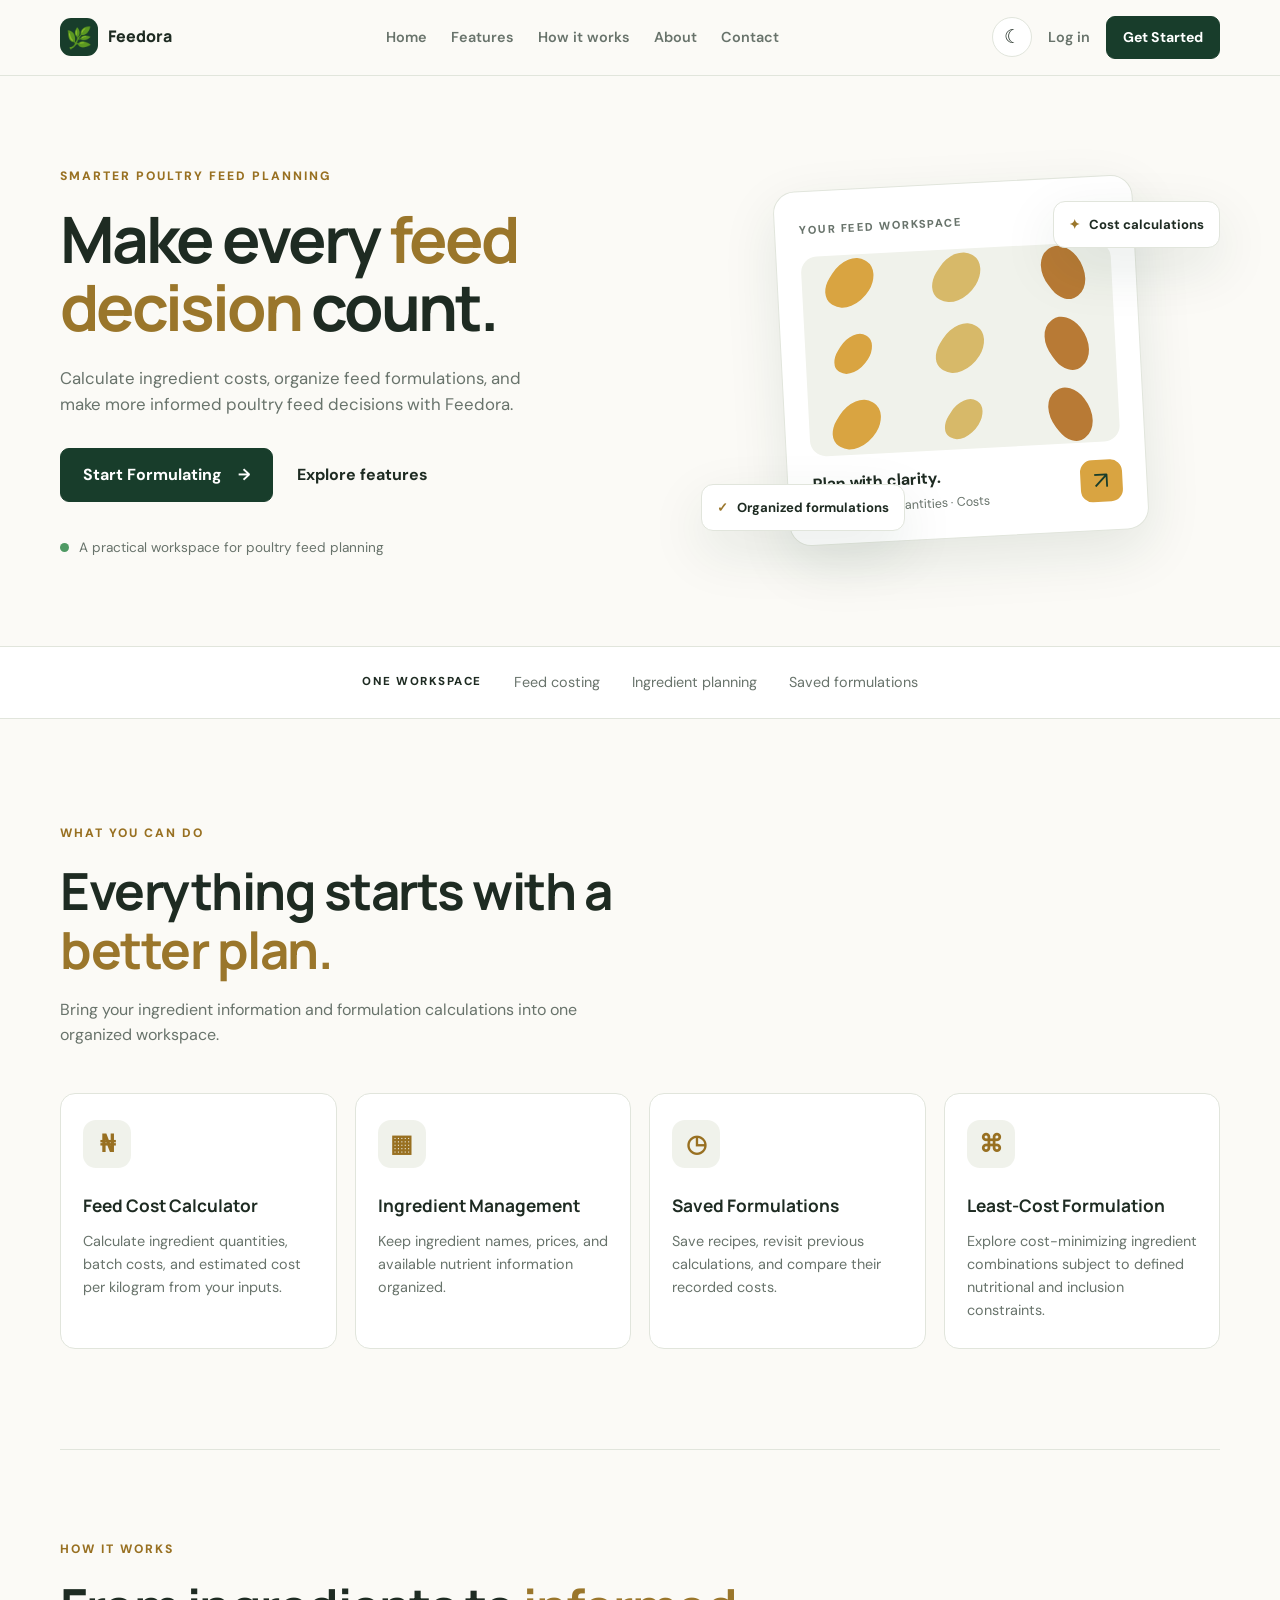
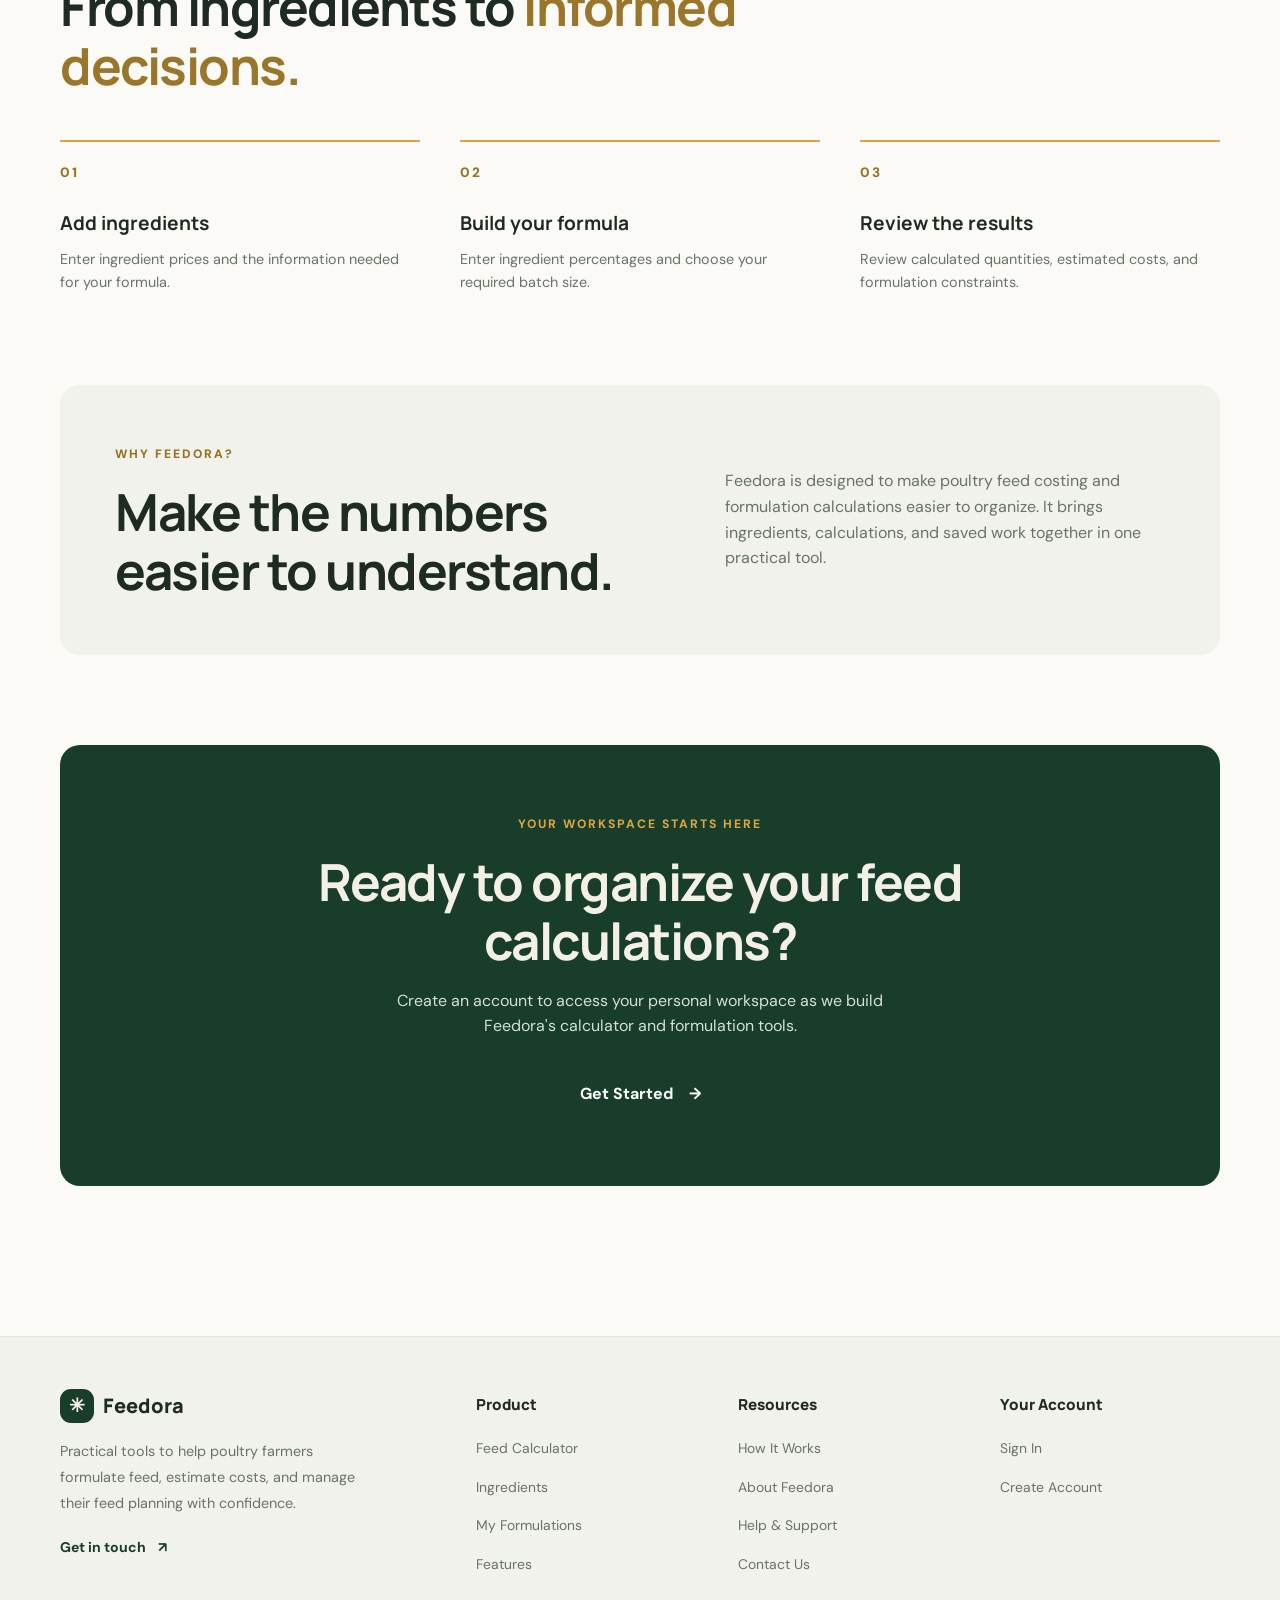
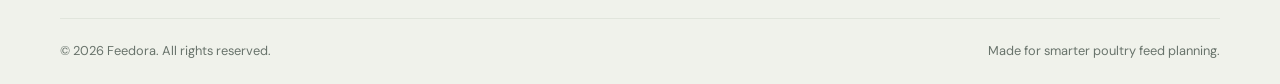
<file: index.html>
<!DOCTYPE html>
<html lang="en" data-theme="light">
<head>
  <meta charset="UTF-8">
  <meta name="viewport" content="width=device-width, initial-scale=1.0">

  <title>Feedora | Poultry Feed Formulation</title>
  <meta
    name="description"
    content="Calculate poultry feed costs, manage ingredients,
    and explore feed formulation with Feedora.">

  <link rel="preconnect" href="https://fonts.googleapis.com">
  <link rel="preconnect" href="https://fonts.gstatic.com" crossorigin>

  <link
    href="https://fonts.googleapis.com/css2?family=DM+Sans:wght@400;500;600;700&family=Manrope:wght@400;500;600;700;800&display=swap"
    rel="stylesheet">

  <link rel="stylesheet" href="style.css">
  <script src="app.js" defer></script>
</head>

<body>
  <header class="site-header">
        <a href="#home" class="brand">
        <span class="brand-icon">🌿</span>
        <span>Feedora</span>
        </a>


    <button
      class="menu-toggle"
      id="menuToggle"
      type="button"
      aria-label="Open navigation"
      aria-expanded="false"
      aria-controls="mainNav"
    >
      <span></span>
      <span></span>
      <span></span>
    </button>

    <nav class="main-nav" id="mainNav" aria-label="Main navigation">
      <a href="#home">Home</a>
      <a href="#features">Features</a>
      <a href="#how-it-works">How it works</a>
      <a href="#about">About</a>
      <a href="#contact">Contact</a>
    </nav>

    <div class="header-actions">
      <button
        class="theme-toggle"
        id="themeToggle"
        type="button"
        aria-label="Switch to dark mode"
        title="Switch theme"
      >
        <span id="themeIcon" aria-hidden="true">☾</span>
      </button>

      <a class="login-link" href="pages/login.html">Log in</a>
      <a class="button button-small" href="pages/register.html">
        Get Started
      </a>
    </div>
  </header>

  <main>
    <section class="hero section" id="home">
      <div class="hero-copy">
        <span class="eyebrow">SMARTER POULTRY FEED PLANNING</span>

        <h1>
          Make every
          <span>feed decision</span>
          count.
        </h1>

        <p class="hero-description">
          Calculate ingredient costs, organize feed formulations,
          and make more informed poultry feed decisions with Feedora.
        </p>

        <div class="hero-actions">
          <a class="button" href="pages/register.html">
            Start Formulating <span class="button-arrow" aria-hidden="true">→</span>
          </a>
          <a class="text-link" href="#features">Explore features</a>
        </div>

        <div class="hero-note">
          <span class="status-dot"></span>
          A practical workspace for poultry feed planning
        </div>
      </div>

      <div class="hero-visual" aria-label="Illustration of poultry feed ingredients">
        <div class="visual-circle circle-one"></div>
        <div class="visual-circle circle-two"></div>

        <div class="feed-card">
          <span class="feed-card-label">YOUR FEED WORKSPACE</span>

          <div class="ingredient-illustration" aria-hidden="true">
            <span class="grain grain-one"></span>
            <span class="grain grain-two"></span>
            <span class="grain grain-three"></span>
            <span class="grain grain-four"></span>
            <span class="grain grain-five"></span>
            <span class="grain grain-six"></span>
            <span class="grain grain-seven"></span>
            <span class="grain grain-eight"></span>
            <span class="grain grain-nine"></span>
          </div>

          <div class="feed-card-bottom">
            <div>
              <strong>Plan with clarity.</strong>
              <p>Ingredients · Quantities · Costs</p>
            </div>
            <span class="gold-mark" aria-hidden="true">↗</span>
          </div>
        </div>

        <div class="floating-label floating-top">
          <span aria-hidden="true">✦</span> Cost calculations
        </div>

        <div class="floating-label floating-bottom">
          <span aria-hidden="true">✓</span> Organized formulations
        </div>
      </div>
    </section>

    <section class="trust-strip">
      <p>ONE WORKSPACE</p>
      <span>Feed costing</span>
      <span>Ingredient planning</span>
      <span>Saved formulations</span>
    </section>

    <section class="section features-section" id="features">
      <div class="section-heading">
        <span class="eyebrow">WHAT YOU CAN DO</span>
        <h2>Everything starts with a <span>better plan.</span></h2>
        <p>
          Bring your ingredient information and formulation calculations
          into one organized workspace.
        </p>
      </div>

      <div class="feature-grid">
        <article class="feature-card">
          <span class="feature-icon" aria-hidden="true">₦</span>
          <h3>Feed Cost Calculator</h3>
          <p>
            Calculate ingredient quantities, batch costs, and estimated
            cost per kilogram from your inputs.
          </p>
        </article>

        <article class="feature-card">
          <span class="feature-icon" aria-hidden="true">▦</span>
          <h3>Ingredient Management</h3>
          <p>
            Keep ingredient names, prices, and available nutrient
            information organized.
          </p>
        </article>

        <article class="feature-card">
          <span class="feature-icon" aria-hidden="true">◷</span>
          <h3>Saved Formulations</h3>
          <p>
            Save recipes, revisit previous calculations, and compare
            their recorded costs.
          </p>
        </article>

        <article class="feature-card">
          <span class="feature-icon" aria-hidden="true">⌘</span>
          <h3>Least-Cost Formulation</h3>
          <p>
            Explore cost-minimizing ingredient combinations subject to
            defined nutritional and inclusion constraints.
          </p>
        </article>
      </div>
    </section>

    <section class="process-section section" id="how-it-works">
      <div class="section-heading">
        <span class="eyebrow">HOW IT WORKS</span>
        <h2>From ingredients to <span>informed decisions.</span></h2>
      </div>

      <div class="steps-grid">
        <article class="step">
          <span class="step-number">01</span>
          <h3>Add ingredients</h3>
          <p>Enter ingredient prices and the information needed for your formula.</p>
        </article>

        <article class="step">
          <span class="step-number">02</span>
          <h3>Build your formula</h3>
          <p>Enter ingredient percentages and choose your required batch size.</p>
        </article>

        <article class="step">
          <span class="step-number">03</span>
          <h3>Review the results</h3>
          <p>Review calculated quantities, estimated costs, and formulation constraints.</p>
        </article>
      </div>
    </section>

    <section class="about-section section" id="about">
      <div class="about-panel">
        <div>
          <span class="eyebrow">WHY FEEDORA?</span>
          <h2>Make the numbers easier to understand.</h2>
        </div>
        <p>
          Feedora is designed to make poultry feed costing and formulation
          calculations easier to organize. It brings ingredients,
          calculations, and saved work together in one practical tool.
        </p>
      </div>
    </section>

    <section class="cta-section section" id="contact">
      <div class="cta-panel">
        <span class="eyebrow">YOUR WORKSPACE STARTS HERE</span>
        <h2>Ready to organize your feed calculations?</h2>
        <p>Create an account to access your personal workspace as we build
          Feedora's calculator and formulation tools.</p>
        
        <a href="pages/register.html" class="button">
        Get Started
        <span class="button-arrow" aria-hidden="true">→</span>
        </a>

      </div>
    </section>
  </main>

  
<footer class="site-footer">
  <div class="footer-main">

    <!-- Brand and description -->
    <div class="footer-about">
      <a class="brand footer-brand" href="#home">
        <span class="brand-icon" aria-hidden="true">✳</span>
        <span>Feedora</span>
      </a>

      <p class="footer-description">
        Practical tools to help poultry farmers formulate feed,
        estimate costs, and manage their feed planning with confidence.
      </p>

      <a class="footer-contact-link" href="#contact">
        Get in touch <span class="button-arrow" aria-hidden="true">↗</span>
      </a>
    </div>

    <!-- Product links -->
    <div class="footer-column">
      <h3>Product</h3>
      <ul>
        <li><a href="pages/calculator.html">Feed Calculator</a></li>
        <li><a href="pages/ingredients.html">Ingredients</a></li>
        <li><a href="pages/formulations.html">My Formulations</a></li>
        <li><a href="#features">Features</a></li>
      </ul>
    </div>

    <!-- Resources -->
    <div class="footer-column">
      <h3>Resources</h3>
      <ul>
        <li><a href="#how-it-works">How It Works</a></li>
        <li><a href="#about">About Feedora</a></li>
        <li><a href="#contact">Help & Support</a></li>
        <li><a href="#contact">Contact Us</a></li>
      </ul>
    </div>

    <!-- Account links -->
    <div class="footer-column">
      <h3>Your Account</h3>
      <ul>
        <li><a href="pages/login.html">Sign In</a></li>
        <li><a href="pages/register.html">Create Account</a></li>
      </ul>
    </div>

  </div>

  <!-- Bottom bar -->
  <div class="footer-bottom">
    <p class="footer-copyright">
      © <span id="currentYear"></span> Feedora.
      All rights reserved.
    </p>

    <p class="footer-note">
      Made for smarter poultry feed planning.
    </p>
  </div>
</footer>

</body>
</html>
</file>
<file: style.css>
/* ==============================
   1. THEME VARIABLES
================================= */

:root {
  color-scheme: light;

  --green: #183D2B;
  --cream: #F4F0E6;
  --gold: #D9A441;

  --page: #FBFAF6;
  --surface: #FFFFFF;
  --surface-soft: #F0F2EB;
  --text: #1E2B22;
  --muted: #68736B;
  --border: #E1E5DC;

  --shadow: 0 20px 55px rgba(24, 61, 43, 0.10);
}

html[data-theme="dark"] {
  color-scheme: dark;

  --page: #101A14;
  --surface: #19251D;
  --surface-soft: #223127;
  --text: #F4F0E6;
  --muted: #B7C1B8;
  --border: #35453A;
  --shadow: 0 20px 55px rgba(0, 0, 0, 0.20);
}

/* ==============================
   2. RESET AND BASE STYLES
================================= */

* {
  margin: 0;
  padding: 0;
  box-sizing: border-box;
}

html {
  scroll-behavior: smooth;
  scroll-padding-top: 100px;
}


body {
  min-width: 320px;
  background: var(--page);
  color: var(--text);
  font-family: "DM Sans", Arial, sans-serif;
  line-height: 1.6;
  transition: background 0.25s, color 0.25s;
}

h1,
h2,
h3,
.brand {
  font-family: "Manrope", sans-serif;
}


a {
  color: inherit;
  text-decoration: none;
}

button {
  font: inherit;
}

button,
a {
  -webkit-tap-highlight-color: transparent;
}

button:focus-visible,
a:focus-visible {
  outline: 3px solid var(--gold);
  outline-offset: 4px;
}

img {
  display: block;
  max-width: 100%;
}

.section {
  width: min(1160px, calc(100% - 48px));
  margin-inline: auto;
}

/* ==============================
   3. HEADER AND NAVIGATION
================================= */

.site-header {
  position: sticky;
  top: 0;
  z-index: 100;
  display: flex;
  align-items: center;
  justify-content: space-between;
  gap: 24px;
  padding: 16px max(24px, calc((100% - 1160px) / 2));
  background: var(--page);
  border-bottom: 1px solid var(--border);
}

.brand {
  display: inline-flex;
  align-items: center;
  gap: 10px;
  text-decoration: none;
  font-family: "Manrope", sans-serif;
  font-weight: 800;
  flex-shrink: 0;
}

html[data-theme="dark"] .brand {
  color: var(--cream);
}

.brand-icon {
  display: grid;
  place-items: center;
  width: 38px;
  height: 38px;
  border-radius: 11px;
  background: var(--green);
  color: var(--cream);
  font-size: 1.3rem;
}

.main-nav,
.header-actions {
  display: flex;
  align-items: center;
  gap: 24px;
}

.main-nav a,
.login-link {
  color: var(--muted);
  font-size: 0.9rem;
  font-weight: 600;
}

.main-nav a:hover,
.login-link:hover,
.text-link:hover {
  color: var(--gold);
}

.header-actions {
  gap: 16px;
}

.theme-toggle {
  display: grid;
  width: 40px;
  height: 40px;
  place-items: center;
  border: 1px solid var(--border);
  border-radius: 50%;
  background: var(--surface);
  color: var(--text);
  cursor: pointer;
  font-size: 1.2rem;
}

.menu-toggle {
  display: none;
  width: 42px;
  height: 42px;
  padding: 10px;
  border: 1px solid var(--border);
  border-radius: 10px;
  background: var(--surface);
  cursor: pointer;
}

.menu-toggle span {
  display: block;
  width: 100%;
  height: 2px;
  margin: 4px 0;
  background: var(--text);
}

/* ==============================
   4. BUTTONS
================================= */

.button {
  display: inline-flex;
  align-items: center;
  justify-content: center;
  gap: 12px;
  min-height: 50px;
  padding: 13px 22px;
  border: 1px solid var(--green);
  border-radius: 9px;
  background: var(--green);
  color: #FFFFFF;
  font-weight: 700;
  transition: transform 0.2s, background 0.2s;
}

.button:hover {
  transform: translateY(-2px);
  background: #24543A;
}

.button-small {
  min-height: 42px;
  padding: 9px 16px;
  font-size: 0.88rem;
}

.button-light {
  border-color: var(--cream);
  background: var(--cream);
  color: var(--green);
}

.button-light:hover {
  background: #FFFFFF;
}

.text-link {
  color: var(--text);
  font-weight: 700;
}

/* ==============================
   5. HERO SECTION
================================= */

.hero {
  display: grid;
  grid-template-columns: 1fr 0.9fr;
  align-items: center;
  gap: 65px;
  min-height: 570px;
  padding-top: 70px;
  padding-bottom: 70px;
}

.eyebrow {
  display: inline-block;
  margin-bottom: 18px;
  color: #987021;
  font-size: 0.76rem;
  font-weight: 800;
  letter-spacing: 2px;
}

html[data-theme="dark"] .eyebrow {
  color: var(--gold);
}

.hero h1 {
  max-width: 600px;
  font-size: clamp(2.7rem, 5vw, 4.8rem);
  line-height: 1.06;
  letter-spacing: -3px;
}

.hero h1 span,
.section-heading h2 span {
  color: #9A762B;
}

html[data-theme="dark"] .hero h1 span,
html[data-theme="dark"] .section-heading h2 span {
  color: var(--gold);
}

.hero-description {
  max-width: 500px;
  margin-top: 24px;
  color: var(--muted);
  font-size: 1.05rem;
}

.hero-actions {
  display: flex;
  align-items: center;
  flex-wrap: wrap;
  gap: 24px;
  margin-top: 30px;
}

.hero-note {
  display: flex;
  align-items: center;
  gap: 10px;
  margin-top: 35px;
  color: var(--muted);
  font-size: 0.85rem;
}

.status-dot {
  width: 9px;
  height: 9px;
  border-radius: 50%;
  background: #4E9963;
}

/* CSS illustration: no image file needed */

.hero-visual {
  position: relative;
  display: grid;
  min-height: 430px;
  place-items: center;
  isolation: isolate;
}

.visual-circle {
  position: absolute;
  z-index: -1;
  border-radius: 50%;
}

.circle-one {
  width: 350px;
  height: 350px;
  background: var(--surface-soft);
}

.circle-two {
  width: 260px;
  height: 260px;
  border: 1px solid var(--border);
}

.feed-card {
  width: min(100%, 360px);
  padding: 24px;
  border: 1px solid var(--border);
  border-radius: 22px;
  background: var(--surface);
  box-shadow: var(--shadow);
  transform: rotate(-3deg);
}

.feed-card-label {
  color: var(--muted);
  font-size: 0.7rem;
  font-weight: 800;
  letter-spacing: 1.5px;
}

.ingredient-illustration {
  position: relative;
  display: grid;
  grid-template-columns: repeat(3, 1fr);
  gap: 12px;
  align-items: center;
  justify-items: center;
  min-height: 200px;
  margin: 15px 0;
  overflow: hidden;
  border-radius: 16px;
  background: var(--surface-soft);
}

.grain {
  width: 40px;
  height: 55px;
  border-radius: 55% 45% 60% 40%;
  background: var(--gold);
  transform: rotate(35deg);
}

.grain:nth-child(3n) {
  background: #B87A35;
  transform: rotate(-35deg);
}

.grain:nth-child(3n + 2) {
  background: #D7B969;
}

.grain:nth-child(4n) {
  width: 30px;
  height: 45px;
}

.feed-card-bottom {
  display: flex;
  align-items: center;
  justify-content: space-between;
  gap: 12px;
}

.feed-card-bottom strong {
  font-size: 1rem;
}

.feed-card-bottom p {
  margin-top: 4px;
  color: var(--muted);
  font-size: 0.78rem;
}

.gold-mark {
  display: grid;
  width: 42px;
  height: 42px;
  place-items: center;
  border-radius: 12px;
  background: var(--gold);
  color: var(--green);
  font-size: 1.5rem;
}

.floating-label {
  position: absolute;
  display: flex;
  align-items: center;
  gap: 9px;
  padding: 12px 15px;
  border: 1px solid var(--border);
  border-radius: 12px;
  background: var(--surface);
  box-shadow: var(--shadow);
  font-size: 0.82rem;
  font-weight: 700;
}

.floating-label span {
  color: #9A762B;
}

.floating-top {
  top: 55px;
  right: 0;
}

.floating-bottom {
  bottom: 45px;
  left: 0;
}

/* ==============================
   6. HORIZONTAL TRUST STRIP
================================= */

.trust-strip {
  display: flex;
  align-items: center;
  justify-content: center;
  flex-wrap: wrap;
  gap: 32px;
  padding: 24px;
  border-top: 1px solid var(--border);
  border-bottom: 1px solid var(--border);
  background: var(--surface);
  color: var(--muted);
  font-size: 0.9rem;
}

.trust-strip p {
  color: var(--text);
  font-size: 0.72rem;
  font-weight: 800;
  letter-spacing: 1.5px;
}

/* ==============================
   7. FEATURES
================================= */

.features-section {
  padding-top: 100px;
  padding-bottom: 100px;
}

.section-heading {
  max-width: 680px;
  margin-bottom: 45px;
}

.section-heading h2,
.about-panel h2,
.cta-panel h2 {
  font-size: clamp(2rem, 4vw, 3.2rem);
  line-height: 1.15;
  letter-spacing: -1.5px;
}

.section-heading > p {
  max-width: 550px;
  margin-top: 18px;
  color: var(--muted);
}

.feature-grid {
  display: grid;
  grid-template-columns: repeat(4, minmax(0, 1fr));
  gap: 18px;
}

.feature-card {
  padding: 26px 22px;
  border: 1px solid var(--border);
  border-radius: 15px;
  background: var(--surface);
  transition: transform 0.2s, box-shadow 0.2s;
}

.feature-card:hover {
  transform: translateY(-4px);
  box-shadow: var(--shadow);
}

.feature-icon {
  display: grid;
  width: 48px;
  height: 48px;
  place-items: center;
  margin-bottom: 24px;
  border-radius: 13px;
  background: var(--surface-soft);
  color: #987021;
  font-size: 1.5rem;
  font-weight: 800;
}

.feature-card h3 {
  margin-bottom: 10px;
  font-size: 1.08rem;
}

.feature-card p,
.step p {
  color: var(--muted);
  font-size: 0.9rem;
}

/* ==============================
   8. HOW IT WORKS
================================= */

.process-section {
  padding-top: 85px;
  padding-bottom: 90px;
  border-top: 1px solid var(--border);
}

.steps-grid {
  display: grid;
  grid-template-columns: repeat(3, minmax(0, 1fr));
  gap: 40px;
}

.step {
  padding-top: 20px;
  border-top: 2px solid var(--gold);
}

.step-number {
  display: block;
  margin-bottom: 24px;
  color: #987021;
  font-size: 0.85rem;
  font-weight: 800;
  letter-spacing: 1.5px;
}

.step h3 {
  margin-bottom: 10px;
  font-size: 1.2rem;
}

/* ==============================
   9. ABOUT AND CTA
================================= */

.about-section {
  padding-bottom: 90px;
}

.about-panel {
  display: grid;
  grid-template-columns: 1fr 0.8fr;
  align-items: center;
  gap: 60px;
  padding: 55px;
  border-radius: 20px;
  background: var(--surface-soft);
}

.about-panel p {
  color: var(--muted);
}

.cta-section {
  padding-bottom: 90px;
}

.cta-panel {
  padding: 65px 30px;
  border-radius: 20px;
  background: var(--green);
  color: var(--cream);
  text-align: center;
}

.cta-panel .eyebrow {
  color: var(--gold);
}

.cta-panel h2 {
  max-width: 650px;
  margin: 0 auto;
}

.cta-panel p {
  max-width: 560px;
  margin: 18px auto 28px;
  color: #D5DFD6;
}

/* ==============================
   10. FOOTER
================================= */


/* =========================
   FEEDORA FOOTER
========================= */

.site-footer {
  margin-top: 60px;
  padding: 52px max(24px, calc((100% - 1160px) / 2)) 22px;
  background: var(--surface-soft);
  border-top: 1px solid var(--border);
}

/* Main footer layout */
.footer-main {
  display: grid;
  grid-template-columns: 1.7fr 1fr 1fr 1fr;
  gap: 42px;
  padding-bottom: 42px;
}

/* Brand section */
.footer-about {
  max-width: 320px;
}

.footer-brand {
  display: inline-flex;
  align-items: center;
  gap: 9px;
  margin-bottom: 16px;
  font-size: 1.25rem;
  font-weight: 800;
}

.footer-brand .brand-icon {
  display: grid;
  place-items: center;
  width: 34px;
  height: 34px;
  font-size: 1.2rem;
}

.footer-description {
  max-width: 300px;
  margin: 0 0 18px;
  color: var(--muted);
  font-size: 0.9rem;
  line-height: 1.8;
}

.footer-contact-link {
  display: inline-flex;
  align-items: center;
  gap: 8px;
  color: var(--green);
  font-size: 0.88rem;
  font-weight: 700;
  text-decoration: none;
}

.footer-contact-link:hover {
  color: var(--gold);
}

/* Footer link columns */
.footer-column h3 {
  margin: 4px 0 18px;
  font-family: "Manrope", sans-serif;
  font-size: 0.95rem;
  font-weight: 800;
  color: var(--text);
}

.footer-column ul {
  display: flex;
  flex-direction: column;
  gap: 13px;
  margin: 0;
  padding: 0;
  list-style: none;
}

.footer-column a {
  color: var(--muted);
  font-size: 0.87rem;
  text-decoration: none;
  transition: color 0.2s ease;
}

.footer-column a:hover {
  color: var(--gold);
}

/* Copyright bar */
.footer-bottom {
  display: flex;
  align-items: center;
  justify-content: space-between;
  flex-wrap: wrap;
  gap: 12px 24px;
  padding-top: 22px;
  border-top: 1px solid var(--border);
}

.footer-bottom p {
  margin: 0;
  color: var(--muted);
  font-size: 0.8rem;
  line-height: 1.6;
}


/* =========================
   LANDING PAGE ARROW ANIMATIONS
========================= */

.button-arrow {
  display: inline-block;
  margin-left: 4px;
  transition: transform 0.25s ease;
}

.button:hover .button-arrow {
  animation: feedora-arrow-move 0.65s ease-in-out infinite;
}

.text-link span,
.footer-contact-link span {
  display: inline-block;
  transition: transform 0.25s ease;
}

.text-link:hover span {
  transform: translateX(4px);
}

.footer-contact-link:hover span {
  transform: translate(3px, -3px);
}

@keyframes feedora-arrow-move {
  0%, 100% {
    transform: translateX(0);
  }

  50% {
    transform: translateX(4px);
  }
}

/* Accessibility: reduce motion when requested */
@media (prefers-reduced-motion: reduce) {
  .button:hover .button-arrow {
    animation: none;
  }

  .button-arrow,
  .text-link span,
  .footer-contact-link span {
    transition: none;
  }
}


/* Tablet */
@media (max-width: 900px) {
  .footer-main {
    grid-template-columns: repeat(2, minmax(0, 1fr));
    gap: 36px;
  }

  .footer-about {
    max-width: 360px;
  }
}

/* Mobile */
@media (max-width: 520px) {
  .site-footer {
    margin-top: 40px;
    padding: 38px 20px 20px;
  }

  .footer-main {
    grid-template-columns: repeat(2, minmax(0, 1fr));
    gap: 32px 20px;
    padding-bottom: 30px;
  }

  .footer-about {
    grid-column: 1 / -1;
    max-width: 100%;
  }

  .footer-description {
    max-width: 340px;
  }

  .footer-column h3 {
    margin-bottom: 14px;
    font-size: 0.9rem;
  }

  .footer-column ul {
    gap: 12px;
  }

  .footer-column a {
    font-size: 0.82rem;
  }

  .footer-bottom {
    align-items: flex-start;
    flex-direction: column;
    gap: 8px;
  }
}


/* ==============================
   11. RESPONSIVE DESIGN
================================= */

@media (max-width: 1050px) {
  .site-header {
    gap: 14px;
  }

  .main-nav,
  .header-actions {
    gap: 14px;
  }

  .hero {
    gap: 30px;
  }

  .feature-grid {
    grid-template-columns: repeat(2, minmax(0, 1fr));
  }
}

@media (max-width: 780px) {
  .site-header {
    padding: 12px 20px;
    flex-wrap: wrap;
  }

  .menu-toggle {
    display: block;
    order: 3;
  }

  .header-actions {
    margin-left: auto;
  }

  .header-actions .login-link {
    display: none;
  }

  .header-actions .button {
    min-height: 40px;
    padding: 8px 12px;
  }

  .main-nav {
    position: absolute;
    top: 100%;
    right: 0;
    left: 0;
    display: none;
    align-items: stretch;
    flex-direction: column;
    gap: 0;
    padding: 10px 20px 20px;
    border-bottom: 1px solid var(--border);
    background: var(--page);
    box-shadow: var(--shadow);
  }

  .main-nav.is-open {
    display: flex;
  }

  .main-nav a {
    padding: 13px 4px;
    border-bottom: 1px solid var(--border);
  }

  .hero {
    grid-template-columns: 1fr;
    gap: 25px;
    padding-top: 55px;
    padding-bottom: 55px;
  }

  .hero h1 {
    max-width: 550px;
    font-size: clamp(2.8rem, 9vw, 4.2rem);
    letter-spacing: -2px;
  }

  .hero-visual {
    min-height: 390px;
  }

  .features-section,
  .process-section {
    padding-top: 65px;
    padding-bottom: 65px;
  }

  .steps-grid {
    gap: 25px;
  }

  .about-panel {
    grid-template-columns: 1fr;
    gap: 25px;
    padding: 35px 25px;
  }

  .cta-panel {
    padding: 50px 24px;
  }
}


@media (max-width: 520px) {
  .section {
    width: calc(100% - 36px);
  }

  /* Keep the entire header on one line */
  .site-header {
    display: flex;
    flex-wrap: nowrap;
    align-items: center;
    justify-content: space-between;
    gap: 6px;
    padding: 10px 12px;
  }

  .brand {
    flex-shrink: 0;
    gap: 6px;
    font-size: 1.05rem;
    letter-spacing: -0.5px;
  }

  .brand-icon {
    width: 30px;
    height: 30px;
    border-radius: 9px;
    font-size: 1.1rem;
  }

  /* Keep the theme and CTA beside the hamburger */
  .header-actions {
    display: flex;
    align-items: center;
    flex-shrink: 0;
    gap: 5px;
    margin-left: auto;
  }

  .theme-toggle {
    flex-shrink: 0;
    width: 32px;
    height: 32px;
    font-size: 1rem;
  }

  .header-actions .login-link {
    display: none;
  }

  .header-actions .button {
    min-height: 34px;
    padding: 6px 8px;
    font-size: 0.70rem;
    white-space: nowrap;
  }

  .menu-toggle {
    display: block;
    order: 3;
    flex: 0 0 34px;
    width: 34px;
    height: 34px;
    padding: 7px;
    border-radius: 8px;
  }

  .menu-toggle span {
    height: 2px;
    margin: 4px 0;
  }

  .main-nav {
    position: absolute;
    top: 100%;
    right: 0;
    left: 0;
    display: none;
    align-items: stretch;
    flex-direction: column;
    gap: 0;
    padding: 10px 20px 20px;
    border-bottom: 1px solid var(--border);
    background: var(--page);
    box-shadow: var(--shadow);
  }

  .main-nav.is-open {
    display: flex;
  }

  .main-nav a {
    padding: 13px 4px;
    border-bottom: 1px solid var(--border);
  }

  .hero {
    grid-template-columns: 1fr;
    gap: 25px;
    padding-top: 45px;
    padding-bottom: 45px;
  }

  .hero h1 {
    max-width: 550px;
    font-size: clamp(2.5rem, 9vw, 3.5rem);
    letter-spacing: -1.5px;
  }

  .hero-actions {
    align-items: flex-start;
    flex-direction: column;
    gap: 18px;
  }

  .hero-visual {
    min-height: 330px;
  }

  .circle-one {
    width: 280px;
    height: 280px;
  }

  .circle-two {
    width: 220px;
    height: 220px;
  }

  .feed-card {
    width: min(100%, 310px);
    padding: 18px;
  }

  .ingredient-illustration {
    min-height: 155px;
  }

  .grain {
    width: 30px;
    height: 42px;
  }

  .floating-label {
    padding: 9px 11px;
    font-size: 0.72rem;
  }

  .floating-top {
    top: 8px;
  }

  .floating-bottom {
    bottom: 8px;
  }

  .trust-strip {
    justify-content: flex-start;
    gap: 14px 22px;
    padding: 22px 18px;
  }

  .trust-strip p {
    width: 100%;
  }

  .feature-grid,
  .steps-grid {
    grid-template-columns: 1fr;
  }

  .feature-card {
    padding: 24px;
  }

  .section-heading h2,
  .about-panel h2,
  .cta-panel h2 {
    letter-spacing: -0.8px;
  }

  .about-panel {
    grid-template-columns: 1fr;
    gap: 25px;
    padding: 30px 20px;
  }

  .cta-panel {
    padding: 45px 20px;
  }

  .site-footer {
    align-items: flex-start;
    flex-direction: column;
    padding: 25px 20px;
  }
}


@media (prefers-reduced-motion: reduce) {
  *,
  *::before,
  *::after {
    scroll-behavior: auto !important;
    transition-duration: 0.01ms !important;
    animation-duration: 0.01ms !important;
  }
}
</file>
